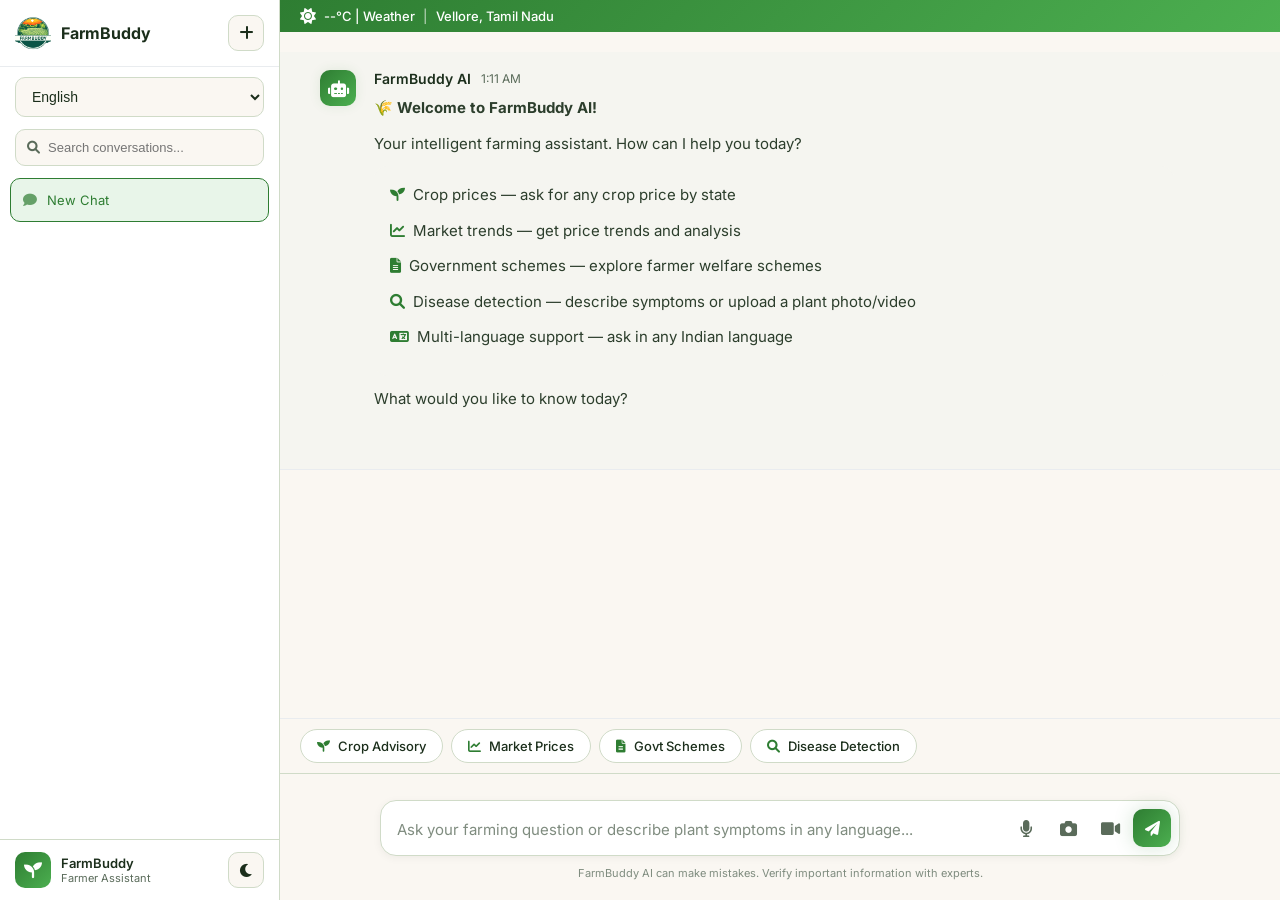
<file: frontend/index.html>
<!DOCTYPE html>
<html lang="en">
<head>
    <meta charset="UTF-8">
    <meta name="viewport" content="width=device-width, initial-scale=1.0">
    <title>FarmBuddy AI - Intelligent Agricultural Assistant</title>
    <link rel="icon" type="image/png" href="logo.png">
    <link rel="stylesheet" href="https://cdnjs.cloudflare.com/ajax/libs/font-awesome/6.0.0/css/all.min.css">
    <link href="https://fonts.googleapis.com/css2?family=Noto+Nastaliq+Urdu:wght@400;500;600;700&family=Noto+Sans+Arabic:wght@400;500;600;700&display=swap" rel="stylesheet">
    <link href="https://fonts.googleapis.com/css2?family=Inter:wght@400;500;600;700&display=swap" rel="stylesheet">
    <link rel="stylesheet" href="style.css">
</head>
<body>
    <div class="app">
        <aside class="sidebar" id="sidebar">
            <div class="sidebar-header">
                <div class="sidebar-logo">
                    <img src="./image.png" alt="FarmBuddy Logo" width="36" height="36" style="border-radius:8px; object-fit:cover;">
                    <span>FarmBuddy</span>
                </div>
                <button class="new-chat-btn" id="newChatBtn" title="New chat">
                    <i class="fas fa-plus"></i>
                </button>
                <button class="close-sidebar" id="closeSidebar">
                    <i class="fas fa-times"></i>
                </button>
            </div>

            <div class="language-selector-container">
                <select class="language-select" id="languageSelect"></select>
            </div>

            <div class="search-container">
                <i class="fas fa-search search-icon"></i>
                <input type="text" placeholder="Search conversations..." class="search-input" id="searchInput">
            </div>

            <div class="history-list" id="historyList"></div>

            <div class="sidebar-footer">
                <div class="user-info">
                    <div class="user-avatar">
                        <i class="fas fa-seedling"></i>
                    </div>
                    <div class="user-details">
                        <span class="user-name">FarmBuddy</span>
                        <span class="user-plan">Farmer Assistant</span>
                    </div>
                </div>
                <div class="footer-actions">
                    <button class="theme-toggle-sidebar" id="themeToggle" title="Toggle theme">
                        <i class="fas fa-moon"></i>
                    </button>
                </div>
            </div>
        </aside>

        <main class="main-content">
            <div class="mobile-header">
                <button class="menu-btn" id="menuBtn">
                    <i class="fas fa-bars"></i>
                </button>
                <div class="mobile-title-group">
                    <img src="./image.png" alt="Logo" width="28" height="28" style="border-radius:6px; object-fit:cover;">
                    <h2 class="mobile-title">FarmBuddy AI</h2>
                </div>
                <button class="mobile-new-chat" id="mobileNewChat">
                    <i class="fas fa-plus"></i>
                </button>
            </div>

            <div class="weather-widget-top" id="weatherWidget">
                <i class="fas fa-sun" id="weatherIcon"></i>
                <span id="weatherTemp">--°C</span>
                <span class="weather-divider">|</span>
                <span id="weatherLocation">Loading...</span>
            </div>

            <div class="messages" id="messages"></div>

            <div class="quick-actions-bar" id="quickActions">
                <button class="quick-action" onclick="setQuery('crop')">
                    <i class="fas fa-seedling"></i>
                    <span>Crop Advisory</span>
                </button>
                <button class="quick-action" onclick="setQuery('market')">
                    <i class="fas fa-chart-line"></i>
                    <span>Market Prices</span>
                </button>
                <button class="quick-action" onclick="setQuery('schemes')">
                    <i class="fas fa-file-alt"></i>
                    <span>Govt Schemes</span>
                </button>
                <button class="quick-action" onclick="setQuery('disease')">
                    <i class="fas fa-search"></i>
                    <span>Disease Detection</span>
                </button>
            </div>

            <div class="input-area">
                <div id="imagePreview" class="image-preview-container"></div>

                <div class="input-container">
                    <textarea
                        id="queryInput"
                        rows="1"
                        placeholder="Ask your farming question in any language..."
                        class="message-input"
                    ></textarea>

                    <div class="input-actions">
                        <button class="input-action-btn" id="voiceBtn" title="Voice input">
                            <i class="fas fa-microphone"></i>
                        </button>
                        <button class="input-action-btn" id="attachBtn" title="Upload photo">
                            <i class="fas fa-camera"></i>
                        </button>
                        <button class="input-action-btn" id="videoAttachBtn" title="Upload video">
                            <i class="fas fa-video"></i>
                        </button>
                        <button class="send-btn" id="sendBtn">
                            <i class="fas fa-paper-plane"></i>
                        </button>
                    </div>
                </div>

                <div class="disclaimer">
                    FarmBuddy AI can make mistakes. Verify important information with experts.
                </div>
            </div>
        </main>
    </div>

    <input type="file" id="imageUpload" accept="image/*" multiple style="display:none">
    <input type="file" id="videoUpload" accept="video/*" style="display:none">

    <div id="loading" class="loading-overlay" style="display:none;">
        <div class="loading-spinner"></div>
        <p>Analyzing your query...</p>
        <div class="loading-icons">
            <i class="fas fa-seedling"></i>
            <i class="fas fa-sun"></i>
            <i class="fas fa-cloud-rain"></i>
        </div>
    </div>

    <div id="responseArea" style="display:none;"></div>

    <script src="translations.js"></script>
    <script src="script.js"></script>
</body>
</html>
</file>
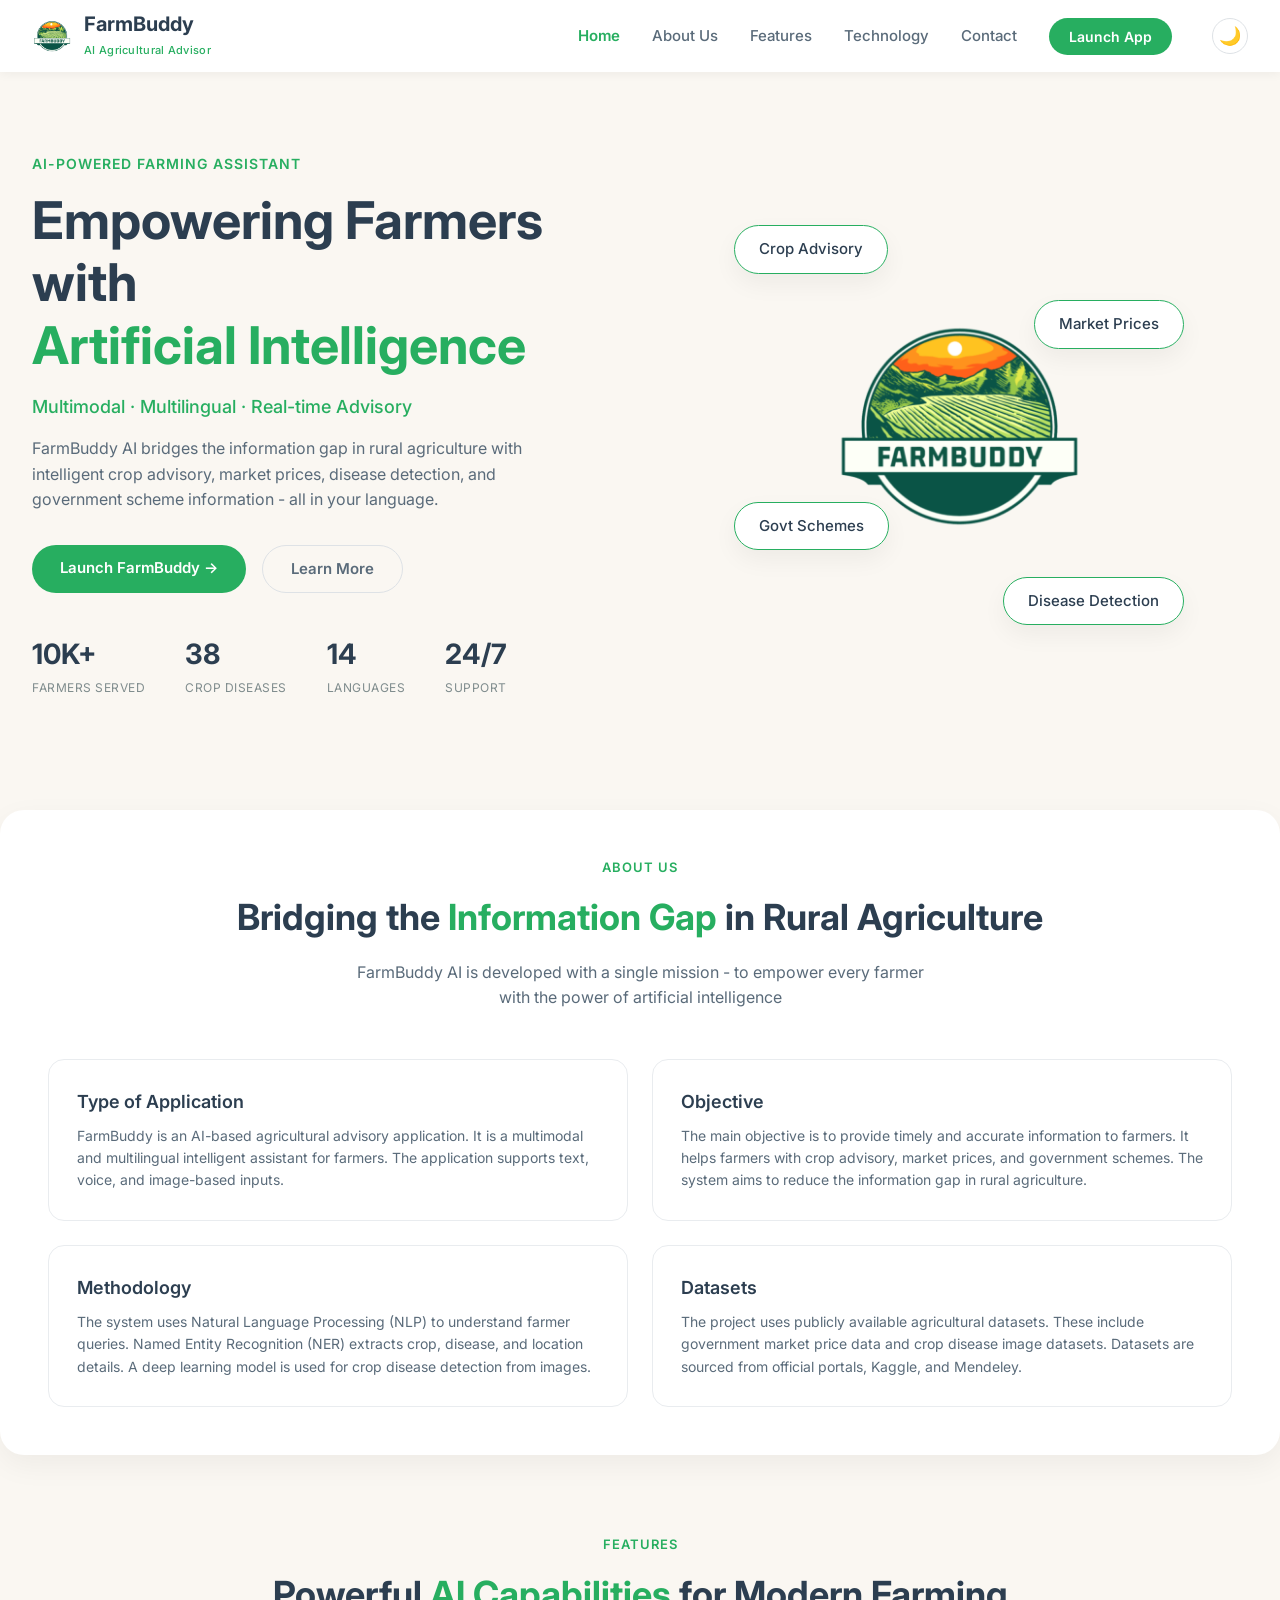
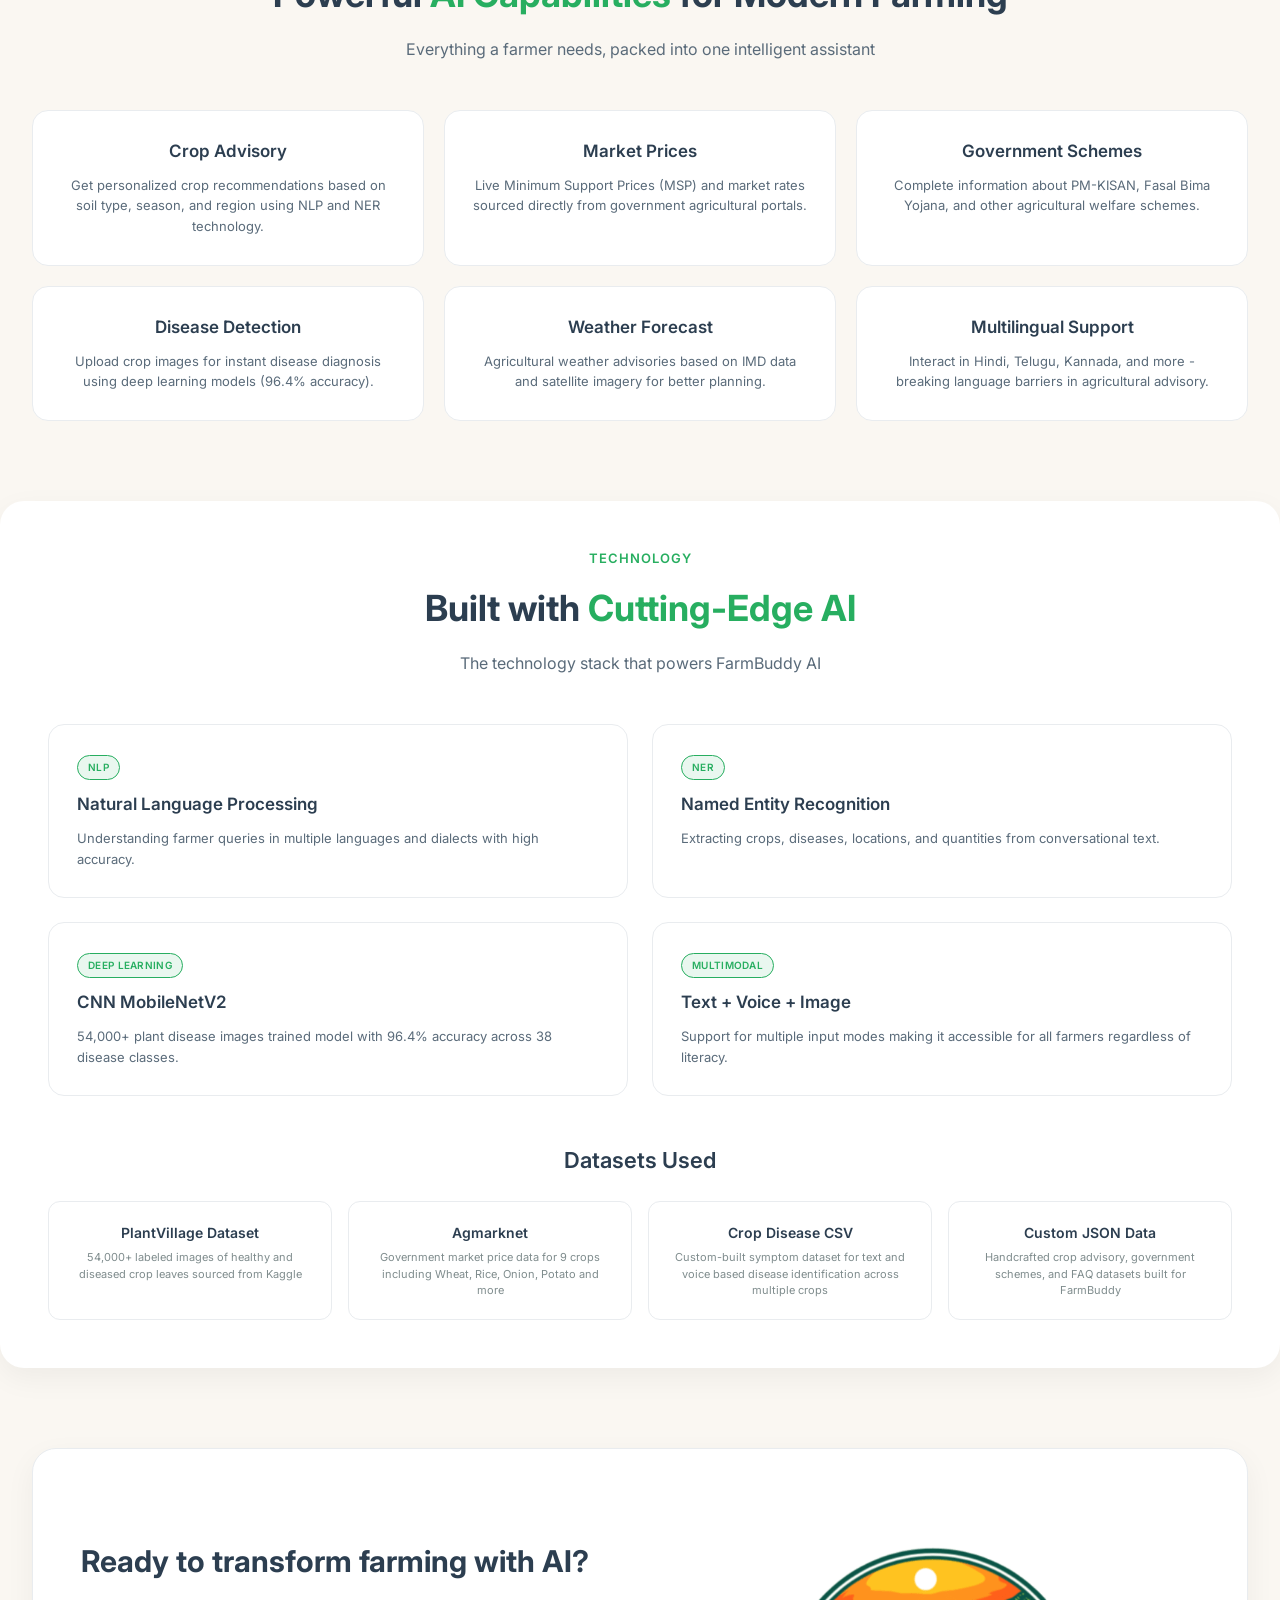
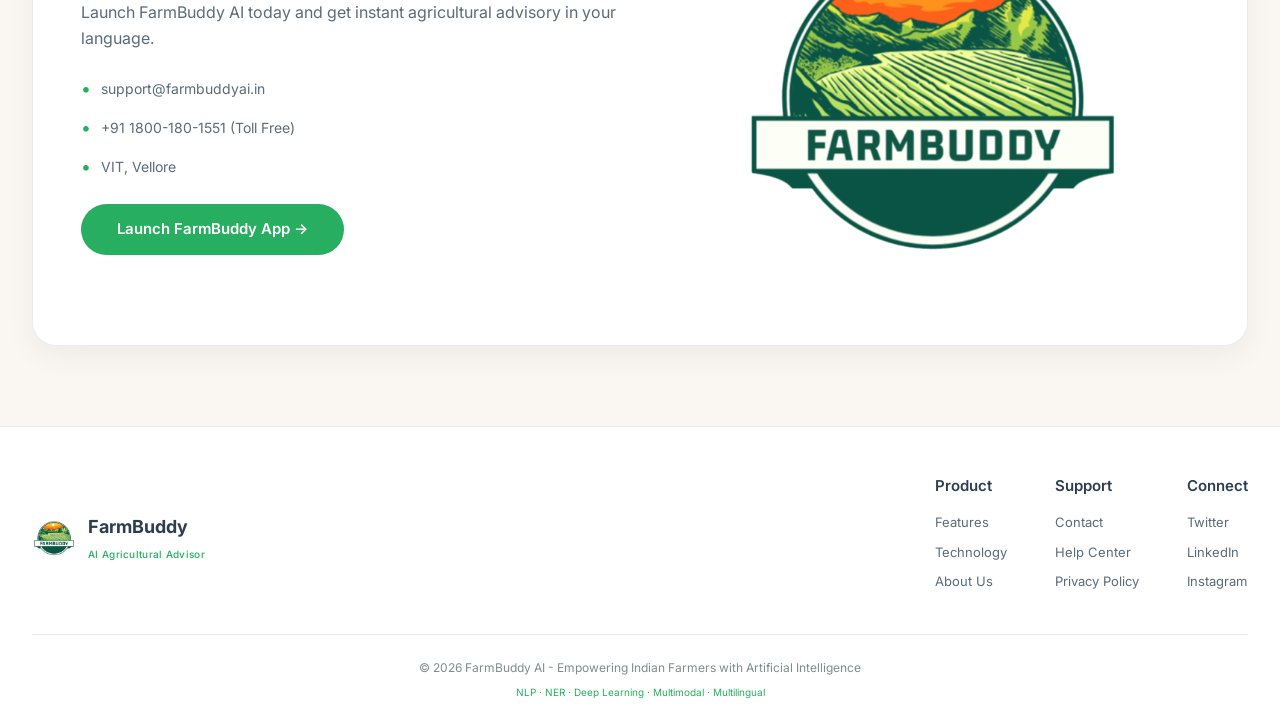
<file: frontend/landing.html>
<!DOCTYPE html>
<html lang="en">
<head>
  <meta charset="UTF-8">
  <meta name="viewport" content="width=device-width, initial-scale=1.0">
  <title>FarmBuddy AI - Smart Agricultural Assistant</title>
  <link rel="icon" type="image/png" href="logo.png">
  <link href="https://fonts.googleapis.com/css2?family=Inter:wght@300;400;500;600;700&display=swap" rel="stylesheet">
  <link rel="stylesheet" href="landing.css">
</head>
<body>

  <div class="modal" id="modal">
    <div class="modal-content">
      <span class="modal-close" onclick="closeModal()">&times;</span>
      <h3 id="modal-title">Coming Soon</h3>
      <p id="modal-description">We're working on this feature. Leave your email to get notified!</p>
      <input type="email" class="modal-input" placeholder="Your email address" id="modal-email">
      <button class="modal-btn" onclick="notifyMe()">Notify Me</button>
    </div>
  </div>

  <nav class="navbar">
    <div class="nav-container">
      <div class="logo">
        <div class="logo-icon"></div>
        <div class="logo-text">
          <h1>FarmBuddy</h1>
          <span>AI Agricultural Advisor</span>
        </div>
      </div>
      <div class="nav-links">
        <a href="#home" class="nav-link active">Home</a>
        <a href="#about" class="nav-link">About Us</a>
        <a href="#features" class="nav-link">Features</a>
        <a href="#technology" class="nav-link">Technology</a>
        <a href="#contact" class="nav-link">Contact</a>
        <a href="index.html" class="launch-btn">Launch App</a>
        <button class="theme-toggle" onclick="toggleTheme()" title="Toggle dark mode"><span>🌙</span></button>
      </div>
      <div class="mobile-menu-btn">☰</div>
    </div>
  </nav>

  <div class="mobile-menu">
    <a href="#home" class="mobile-link">Home</a>
    <a href="#about" class="mobile-link">About Us</a>
    <a href="#features" class="mobile-link">Features</a>
    <a href="#technology" class="mobile-link">Technology</a>
    <a href="#contact" class="mobile-link">Contact</a>
    <a href="index.html" class="mobile-launch">Launch App</a>
    <div style="text-align: center; margin-top: 16px;">
      <button class="theme-toggle" onclick="toggleTheme()" style="display: inline-flex;">🌙</button>
    </div>
  </div>

  <section id="home" class="hero">
    <div class="hero-content">
      <div class="hero-badge">AI-POWERED FARMING ASSISTANT</div>
      <h1 class="hero-title">Empowering Farmers with <span class="highlight">Artificial Intelligence</span></h1>
      <p class="hero-subtitle">Multimodal · Multilingual · Real-time Advisory</p>
      <p class="hero-description">
        FarmBuddy AI bridges the information gap in rural agriculture with intelligent crop advisory,
        market prices, disease detection, and government scheme information - all in your language.
      </p>
      <div class="hero-buttons">
        <a href="index.html" class="btn-primary">Launch FarmBuddy →</a>
        <a href="#about" class="btn-secondary">Learn More</a>
      </div>
      <div class="hero-stats">
        <div class="stat-item">
          <div class="stat-number">10K+</div>
          <div class="stat-label">Farmers Served</div>
        </div>
        <div class="stat-item">
          <div class="stat-number">38</div>
          <div class="stat-label">Crop Diseases</div>
        </div>
        <div class="stat-item">
          <div class="stat-number">14</div>
          <div class="stat-label">Languages</div>
        </div>
        <div class="stat-item">
          <div class="stat-number">24/7</div>
          <div class="stat-label">Support</div>
        </div>
      </div>
    </div>
    <div class="hero-image">
      <div class="image-container">
        <div class="feature-card card-1">Crop Advisory</div>
        <div class="feature-card card-2">Market Prices</div>
        <div class="feature-card card-3">Govt Schemes</div>
        <div class="feature-card card-4">Disease Detection</div>
        <div class="main-icon"></div>
      </div>
    </div>
  </section>

  <section id="about" class="about">
    <div class="section-header">
      <span class="section-tag">About Us</span>
      <h2 class="section-title">Bridging the <span class="highlight">Information Gap</span> in Rural Agriculture</h2>
      <p class="section-subtitle">FarmBuddy AI is developed with a single mission - to empower every farmer with the power of artificial intelligence</p>
    </div>
    <div class="about-grid">
      <div class="about-card">
        <h3>Type of Application</h3>
        <p>FarmBuddy is an AI-based agricultural advisory application. It is a multimodal and multilingual intelligent assistant for farmers. The application supports text, voice, and image-based inputs.</p>
      </div>
      <div class="about-card">
        <h3>Objective</h3>
        <p>The main objective is to provide timely and accurate information to farmers. It helps farmers with crop advisory, market prices, and government schemes. The system aims to reduce the information gap in rural agriculture.</p>
      </div>
      <div class="about-card">
        <h3>Methodology</h3>
        <p>The system uses Natural Language Processing (NLP) to understand farmer queries. Named Entity Recognition (NER) extracts crop, disease, and location details. A deep learning model is used for crop disease detection from images.</p>
      </div>
      <div class="about-card">
        <h3>Datasets</h3>
        <p>The project uses publicly available agricultural datasets. These include government market price data and crop disease image datasets. Datasets are sourced from official portals, Kaggle, and Mendeley.</p>
      </div>
    </div>
  </section>

  <section id="features" class="features">
    <div class="section-header">
      <span class="section-tag">Features</span>
      <h2 class="section-title">Powerful <span class="highlight">AI Capabilities</span> for Modern Farming</h2>
      <p class="section-subtitle">Everything a farmer needs, packed into one intelligent assistant</p>
    </div>
    <div class="features-grid">
      <div class="feature-item">
        <h4>Crop Advisory</h4>
        <p>Get personalized crop recommendations based on soil type, season, and region using NLP and NER technology.</p>
      </div>
      <div class="feature-item">
        <h4>Market Prices</h4>
        <p>Live Minimum Support Prices (MSP) and market rates sourced directly from government agricultural portals.</p>
      </div>
      <div class="feature-item">
        <h4>Government Schemes</h4>
        <p>Complete information about PM-KISAN, Fasal Bima Yojana, and other agricultural welfare schemes.</p>
      </div>
      <div class="feature-item">
        <h4>Disease Detection</h4>
        <p>Upload crop images for instant disease diagnosis using deep learning models (96.4% accuracy).</p>
      </div>
      <div class="feature-item">
        <h4>Weather Forecast</h4>
        <p>Agricultural weather advisories based on IMD data and satellite imagery for better planning.</p>
      </div>
      <div class="feature-item">
        <h4>Multilingual Support</h4>
        <p>Interact in Hindi, Telugu, Kannada, and more - breaking language barriers in agricultural advisory.</p>
      </div>
    </div>
  </section>

  <section id="technology" class="technology">
    <div class="section-header">
      <span class="section-tag">Technology</span>
      <h2 class="section-title">Built with <span class="highlight">Cutting-Edge AI</span></h2>
      <p class="section-subtitle">The technology stack that powers FarmBuddy AI</p>
    </div>
    <div class="tech-showcase">
      <div class="tech-item">
        <div class="tech-badge">NLP</div>
        <h4>Natural Language Processing</h4>
        <p>Understanding farmer queries in multiple languages and dialects with high accuracy.</p>
      </div>
      <div class="tech-item">
        <div class="tech-badge">NER</div>
        <h4>Named Entity Recognition</h4>
        <p>Extracting crops, diseases, locations, and quantities from conversational text.</p>
      </div>
      <div class="tech-item">
        <div class="tech-badge">DEEP LEARNING</div>
        <h4>CNN MobileNetV2</h4>
        <p>54,000+ plant disease images trained model with 96.4% accuracy across 38 disease classes.</p>
      </div>
      <div class="tech-item">
        <div class="tech-badge">MULTIMODAL</div>
        <h4>Text + Voice + Image</h4>
        <p>Support for multiple input modes making it accessible for all farmers regardless of literacy.</p>
      </div>
    </div>
    <div class="dataset-showcase">
      <h3>Datasets Used</h3>
      <div class="dataset-grid">
        <div class="dataset-card">
          <h5>PlantVillage Dataset</h5>
          <p>54,000+ labeled images of healthy and diseased crop leaves sourced from Kaggle</p>
        </div>
        <div class="dataset-card">
          <h5>Agmarknet</h5>
          <p>Government market price data for 9 crops including Wheat, Rice, Onion, Potato and more</p>
        </div>
        <div class="dataset-card">
          <h5>Crop Disease CSV</h5>
          <p>Custom-built symptom dataset for text and voice based disease identification across multiple crops</p>
        </div>
        <div class="dataset-card">
          <h5>Custom JSON Data</h5>
          <p>Handcrafted crop advisory, government schemes, and FAQ datasets built for FarmBuddy</p>
        </div>
      </div>
    </div>
  </section>

  <section id="contact" class="contact">
    <div class="contact-container">
      <div class="contact-info">
        <h2>Ready to transform farming with AI?</h2>
        <p>Launch FarmBuddy AI today and get instant agricultural advisory in your language.</p>
        <div class="contact-details">
          <div class="contact-item">support@farmbuddyai.in</div>
          <div class="contact-item">+91 1800-180-1551 (Toll Free)</div>
          <div class="contact-item">VIT, Vellore</div>
        </div>
        <a href="index.html" class="btn-primary btn-large">Launch FarmBuddy App →</a>
      </div>
      <div class="contact-image">
        <div class="contact-logo"></div>
      </div>
    </div>
  </section>

  <footer class="footer">
    <div class="footer-content">
      <div class="footer-logo">
        <div class="logo-icon"></div>
        <div class="logo-text">
          <h3>FarmBuddy</h3>
          <span>AI Agricultural Advisor</span>
        </div>
      </div>
      <div class="footer-links">
        <div class="footer-column">
          <h4>Product</h4>
          <a href="#features">Features</a>
          <a href="#technology">Technology</a>
          <a href="#about">About Us</a>
        </div>
        <div class="footer-column">
          <h4>Support</h4>
          <a href="#contact">Contact</a>
          <a onclick="openModal('Help Center', 'Get assistance with FarmBuddy AI')">Help Center</a>
          <a onclick="openModal('Privacy Policy', 'Read our privacy policy and data protection guidelines')">Privacy Policy</a>
        </div>
        <div class="footer-column">
          <h4>Connect</h4>
          <a onclick="openModal('Twitter', 'Follow us on Twitter for updates')">Twitter</a>
          <a onclick="openModal('LinkedIn', 'Connect with us on LinkedIn')">LinkedIn</a>
          <a onclick="openModal('Instagram', 'Follow us on Instagram')">Instagram</a>
        </div>
      </div>
    </div>
    <div class="footer-bottom">
      <p>© 2026 FarmBuddy AI - Empowering Indian Farmers with Artificial Intelligence</p>
      <p class="credit">NLP · NER · Deep Learning · Multimodal · Multilingual</p>
    </div>
  </footer>

  <script src="landing.js"></script>
</body>
</html>
</file>
<file: frontend/style.css>
:root {
    --bg-primary: #faf7f2;
    --bg-secondary: #ffffff;
    --bg-card: #ffffff;
    --bg-hover: #f0f5eb;
    --bg-input: #f5f5f0;

    --green-primary: #2e7d32;
    --green-secondary: #4caf50;
    --green-light: #a5d6a7;
    --green-dim: #e8f5e9;
    --green-glow: rgba(46, 125, 50, 0.1);

    --accent-green: #27ae60;
    --accent-green-light: #2ecc71;
    --accent-green-dark: #219a52;

    --text-primary: #1b2e1b;
    --text-secondary: #2c3e2c;
    --text-muted: #5a6b5a;
    --text-dim: #7f8c7f;

    --border-color: #d0dbc8;
    --border-light: #e9ecef;
    --border-medium: #d0dbc8;

    --shadow-sm: 0 2px 8px rgba(0,0,0,0.05);
    --shadow-md: 0 5px 15px rgba(0,0,0,0.05);
    --shadow-lg: 0 10px 30px rgba(0,0,0,0.05);
    --shadow-glow: 0 0 20px rgba(46,125,50,0.2);
    --shadow: rgba(0,0,0,0.05);
    --shadow-hover: rgba(0,0,0,0.1);

    --success: #2e7d32;
    --warning: #ff9800;
    --error: #d32f2f;
    --danger: #e74c3c;
    --info: #0288d1;

    --sidebar-bg: var(--bg-secondary);
    --sidebar-hover: var(--bg-hover);
    --main-bg: var(--bg-primary);
    --message-user-bg: var(--bg-secondary);
    --message-ai-bg: #f5f5f0;
    --input-bg: var(--bg-secondary);
}

[data-theme="dark"] {
    --bg-primary: #1a1a1a;
    --bg-secondary: #2d2d2d;
    --bg-card: #333333;
    --bg-hover: #3d3d3d;
    --bg-input: #1e1e1e;

    --green-primary: #0bca71;
    --green-secondary: #00cc70;
    --green-light: #6af2ae;
    --green-dim: #003d1a;
    --green-glow: rgba(0,255,136,0.15);

    --accent-green: #2ecc71;
    --accent-green-light: #27ae60;
    --accent-green-dark: #219a52;

    --text-primary: #ffffff;
    --text-secondary: #e0e0e0;
    --text-muted: #a0a0a0;
    --text-dim: #707070;

    --border-color: #2a2a2a;
    --border-light: #404040;
    --border-medium: #4a4a4a;

    --shadow-sm: 0 2px 8px rgba(0,255,136,0.1);
    --shadow-md: 0 5px 15px rgba(0,255,136,0.15);
    --shadow-lg: 0 10px 30px rgba(0,255,136,0.2);
    --shadow-glow: 0 0 20px rgba(0,255,136,0.3);
    --shadow: rgba(0,0,0,0.2);
    --shadow-hover: rgba(0,0,0,0.3);

    --sidebar-bg: var(--bg-secondary);
    --sidebar-hover: #3d3d3d;
    --main-bg: var(--bg-primary);
    --message-user-bg: var(--bg-secondary);
    --message-ai-bg: #252525;
    --input-bg: var(--bg-secondary);
}

* { margin: 0; padding: 0; box-sizing: border-box; }

body {
    font-family: 'Inter', sans-serif;
    background: var(--main-bg);
    color: var(--text-primary);
    height: 100vh;
    overflow: hidden;
    transition: background-color 0.3s ease, color 0.3s ease;
}

.app {
    display: flex;
    height: 100vh;
    width: 100vw;
}

.sidebar {
    width: 280px;
    background: var(--sidebar-bg);
    display: flex;
    flex-direction: column;
    border-right: 1px solid var(--border-medium);
    transition: transform 0.3s ease;
    flex-shrink: 0;
}

.sidebar-header {
    padding: 15px;
    display: flex;
    gap: 8px;
    align-items: center;
    border-bottom: 1px solid var(--border-light);
    margin-bottom: 10px;
}

.sidebar-logo {
    display: flex;
    align-items: center;
    gap: 10px;
    flex: 1;
    font-weight: 700;
    font-size: 16px;
    color: var(--text-primary);
}

.new-chat-btn {
    background: var(--bg-primary);
    border: 1px solid var(--border-medium);
    color: var(--text-primary);
    width: 36px;
    height: 36px;
    border-radius: 10px;
    cursor: pointer;
    display: flex;
    align-items: center;
    justify-content: center;
    font-size: 16px;
    transition: all 0.2s;
    flex-shrink: 0;
}

.new-chat-btn:hover {
    background: var(--green-primary);
    color: white;
    border-color: var(--green-primary);
}

.close-sidebar {
    display: none;
    background: transparent;
    border: none;
    color: var(--text-primary);
    width: 36px;
    height: 36px;
    border-radius: 10px;
    cursor: pointer;
    font-size: 18px;
    align-items: center;
    justify-content: center;
    flex-shrink: 0;
}

.close-sidebar:hover { background: var(--sidebar-hover); }

.language-selector-container {
    padding: 0 15px 12px;
}

.language-select {
    width: 100%;
    background: var(--bg-primary);
    border: 1px solid var(--border-medium);
    color: var(--text-primary);
    padding: 10px 12px;
    border-radius: 10px;
    font-size: 14px;
    cursor: pointer;
    outline: none;
    transition: all 0.2s;
}

.language-select:hover, .language-select:focus {
    border-color: var(--green-primary);
    box-shadow: 0 0 0 3px var(--green-glow);
}

.language-select option {
    background: var(--bg-card);
    color: var(--text-primary);
}

.search-container {
    padding: 0 15px 12px;
    position: relative;
}

.search-icon {
    position: absolute;
    left: 27px;
    top: 12px;
    color: var(--text-muted);
    font-size: 13px;
}

.search-input {
    width: 100%;
    background: var(--bg-primary);
    border: 1px solid var(--border-medium);
    color: var(--text-primary);
    padding: 10px 10px 10px 32px;
    border-radius: 10px;
    font-size: 13px;
    outline: none;
    transition: all 0.2s;
}

.search-input:focus {
    border-color: var(--green-primary);
    box-shadow: 0 0 0 3px var(--green-glow);
}

.history-list {
    flex: 1;
    overflow-y: auto;
    padding: 0 10px;
}

.history-item {
    display: flex;
    align-items: center;
    gap: 10px;
    padding: 10px 12px;
    border-radius: 10px;
    cursor: pointer;
    margin-bottom: 3px;
    color: var(--text-primary);
    font-size: 13px;
    transition: all 0.2s;
    border: 1px solid transparent;
}

.history-item:hover {
    background: var(--bg-primary);
    border-color: var(--border-light);
}

.history-item.active {
    background: var(--green-dim);
    color: var(--green-primary);
    border-color: var(--green-primary);
}

.history-item i { font-size: 14px; opacity: 0.7; }

.history-item span {
    flex: 1;
    white-space: nowrap;
    overflow: hidden;
    text-overflow: ellipsis;
}

.history-item .delete-btn {
    opacity: 0;
    background: transparent;
    border: none;
    color: var(--text-muted);
    cursor: pointer;
    padding: 4px;
    border-radius: 6px;
    font-size: 11px;
    transition: all 0.2s;
}

.history-item:hover .delete-btn { opacity: 0.7; }

.history-item .delete-btn:hover {
    opacity: 1;
    background: var(--danger);
    color: white;
}

.empty-history {
    text-align: center;
    padding: 30px;
    color: var(--text-muted);
    font-size: 13px;
}

.sidebar-footer {
    padding: 12px 15px;
    border-top: 1px solid var(--border-medium);
    display: flex;
    align-items: center;
    justify-content: space-between;
    gap: 10px;
}

.user-info {
    display: flex;
    align-items: center;
    gap: 10px;
    flex: 1;
    min-width: 0;
}

.user-avatar {
    width: 36px;
    height: 36px;
    background: linear-gradient(135deg, var(--green-primary), var(--green-secondary));
    border-radius: 10px;
    display: flex;
    align-items: center;
    justify-content: center;
    color: white;
    font-size: 18px;
    flex-shrink: 0;
}

.user-details { display: flex; flex-direction: column; min-width: 0; }
.user-name { font-size: 13px; font-weight: 600; color: var(--text-primary); }
.user-plan { font-size: 11px; color: var(--text-muted); }

.footer-actions { display: flex; gap: 6px; }

.emergency-sidebar-btn,
.theme-toggle-sidebar {
    background: var(--bg-primary);
    border: 1px solid var(--border-medium);
    color: var(--text-primary);
    width: 36px;
    height: 36px;
    border-radius: 10px;
    cursor: pointer;
    display: flex;
    align-items: center;
    justify-content: center;
    font-size: 15px;
    transition: all 0.2s;
    flex-shrink: 0;
}

.emergency-sidebar-btn { color: #d32f2f; border-color: rgba(211,47,47,0.3); }
.emergency-sidebar-btn:hover { background: #d32f2f; color: white; border-color: #d32f2f; }
.theme-toggle-sidebar:hover { background: var(--green-primary); color: white; border-color: var(--green-primary); }

.main-content {
    flex: 1;
    display: flex;
    flex-direction: column;
    background: var(--main-bg);
    min-width: 0;
    position: relative;
}

.mobile-header {
    display: none;
    padding: 12px 16px;
    background: var(--bg-secondary);
    border-bottom: 1px solid var(--border-medium);
    align-items: center;
    justify-content: space-between;
    gap: 10px;
}

.mobile-title-group {
    display: flex;
    align-items: center;
    gap: 8px;
}

.menu-btn, .mobile-new-chat {
    background: var(--bg-primary);
    border: 1px solid var(--border-medium);
    color: var(--text-primary);
    width: 38px;
    height: 38px;
    border-radius: 10px;
    cursor: pointer;
    font-size: 17px;
    display: flex;
    align-items: center;
    justify-content: center;
    transition: all 0.2s;
    flex-shrink: 0;
}

.menu-btn:hover, .mobile-new-chat:hover {
    background: var(--green-primary);
    color: white;
    border-color: var(--green-primary);
}

.mobile-title { font-size: 17px; font-weight: 700; }

.weather-widget-top {
    display: flex;
    align-items: center;
    gap: 8px;
    padding: 8px 20px;
    background: linear-gradient(135deg, var(--green-primary), var(--green-secondary));
    color: white;
    font-size: 13px;
    font-weight: 500;
}

.weather-widget-top i { font-size: 16px; }
.weather-divider { opacity: 0.6; }

.messages {
    flex: 1;
    overflow-y: auto;
    padding: 20px 0;
}

.message {
    display: flex;
    padding: 18px 40px;
    gap: 18px;
    border-bottom: 1px solid var(--border-light);
    animation: fadeIn 0.3s ease;
}

.message.ai { background: var(--message-ai-bg); }
.message.user { background: var(--message-user-bg); }

.message-avatar {
    width: 36px;
    height: 36px;
    background: linear-gradient(135deg, var(--green-primary), var(--green-secondary));
    border-radius: 10px;
    display: flex;
    align-items: center;
    justify-content: center;
    color: white;
    font-size: 17px;
    flex-shrink: 0;
    box-shadow: 0 0 12px var(--green-glow);
}

.message-content {
    flex: 1;
    max-width: 800px;
    min-width: 0;
}

.message-header {
    display: flex;
    align-items: center;
    gap: 10px;
    margin-bottom: 8px;
}

.message-sender { font-weight: 600; font-size: 14px; }
.message-time { font-size: 12px; color: var(--text-muted); }

.message-text {
    font-size: 15px;
    line-height: 1.7;
    color: var(--text-secondary);
}

.message-text p { margin-bottom: 10px; }
.message-text ul, .message-text ol { margin: 8px 0 12px 20px; }
.message-text li { margin: 4px 0; }

.message-text code {
    background: var(--bg-primary);
    padding: 2px 6px;
    border-radius: 5px;
    font-family: monospace;
    font-size: 13px;
}

.message-text pre {
    background: var(--bg-primary);
    padding: 12px;
    border-radius: 10px;
    overflow-x: auto;
    margin: 10px 0;
}

.info-box {
    background: var(--bg-input);
    border-radius: 14px;
    padding: 16px;
    margin: 10px 0;
}

.info-box p {
    margin-bottom: 10px;
    display: flex;
    align-items: center;
    gap: 8px;
    color: var(--text-secondary);
}

.info-box i { color: var(--green-primary); }

.translation-note {
    font-size: 12px;
    color: var(--text-muted);
    padding: 4px 10px;
    background: var(--bg-primary);
    border-radius: 20px;
    display: inline-block;
    margin-top: 6px;
}

.message-actions {
    display: flex;
    gap: 6px;
    margin-top: 10px;
    opacity: 0;
    transition: opacity 0.2s;
}

.message:hover .message-actions { opacity: 1; }

.action-btn {
    background: var(--bg-primary);
    border: 1px solid var(--border-medium);
    color: var(--text-muted);
    width: 30px;
    height: 30px;
    border-radius: 8px;
    cursor: pointer;
    display: flex;
    align-items: center;
    justify-content: center;
    font-size: 13px;
    transition: all 0.2s;
}

.action-btn:hover {
    background: var(--green-primary);
    color: white;
    border-color: var(--green-primary);
}

.message.welcome .message-text ul { list-style: none; padding: 0; }
.message.welcome .message-text li { padding: 4px 0 4px 24px; position: relative; }
.message.welcome .message-text li:before { content: "🌱"; position: absolute; left: 0; }

.quick-actions-bar {
    display: flex;
    gap: 8px;
    padding: 10px 20px;
    overflow-x: auto;
    border-top: 1px solid var(--border-light);
    background: var(--main-bg);
    scrollbar-width: none;
}

.quick-actions-bar::-webkit-scrollbar { display: none; }

.quick-action {
    background: var(--bg-secondary);
    border: 1px solid var(--border-medium);
    color: var(--text-primary);
    padding: 8px 16px;
    border-radius: 30px;
    display: flex;
    align-items: center;
    gap: 8px;
    font-size: 13px;
    cursor: pointer;
    white-space: nowrap;
    transition: all 0.2s;
    font-family: 'Inter', sans-serif;
    font-weight: 500;
}

.quick-action:hover {
    background: var(--green-primary);
    color: white;
    border-color: var(--green-primary);
    transform: translateY(-1px);
    box-shadow: var(--shadow-md);
}

.quick-action i { font-size: 13px; color: var(--green-primary); }
.quick-action:hover i { color: white; }

.input-area {
    padding: 16px 40px 20px;
    background: var(--main-bg);
    border-top: 1px solid var(--border-medium);
}

.image-preview-container {
    max-width: 800px;
    margin: 0 auto 10px;
    display: flex;
    gap: 10px;
    flex-wrap: wrap;
}

.preview-item {
    position: relative;
    width: 72px;
    height: 72px;
    border-radius: 10px;
    overflow: hidden;
    border: 2px solid var(--border-medium);
}

.preview-item img { width: 100%; height: 100%; object-fit: cover; }

.remove-preview {
    position: absolute;
    top: 2px;
    right: 2px;
    background: var(--danger);
    color: white;
    border: none;
    width: 20px;
    height: 20px;
    border-radius: 50%;
    cursor: pointer;
    display: flex;
    align-items: center;
    justify-content: center;
    font-size: 9px;
}

.input-container {
    max-width: 800px;
    margin: 0 auto;
    display: flex;
    align-items: flex-end;
    gap: 6px;
    background: var(--input-bg);
    border: 1.5px solid var(--border-medium);
    border-radius: 16px;
    padding: 8px 8px 8px 16px;
    box-shadow: var(--shadow-sm);
    transition: all 0.3s ease;
}

.input-container:focus-within {
    border-color: var(--green-primary);
    box-shadow: 0 0 0 3px var(--green-glow);
}

.message-input {
    flex: 1;
    background: transparent;
    border: none;
    color: var(--text-primary);
    font-size: 15px;
    line-height: 1.5;
    max-height: 200px;
    resize: none;
    outline: none;
    font-family: 'Inter', sans-serif;
    padding: 6px 0;
}

.message-input::placeholder { color: var(--text-dim); }

.input-actions {
    display: flex;
    gap: 4px;
    align-items: center;
}

.input-action-btn {
    background: transparent;
    border: none;
    color: var(--text-muted);
    width: 38px;
    height: 38px;
    border-radius: 10px;
    cursor: pointer;
    display: flex;
    align-items: center;
    justify-content: center;
    font-size: 17px;
    transition: all 0.2s;
}

.input-action-btn:hover {
    background: var(--bg-primary);
    color: var(--green-primary);
}

.send-btn {
    background: linear-gradient(135deg, var(--green-primary), var(--green-secondary));
    border: none;
    color: white;
    width: 38px;
    height: 38px;
    border-radius: 10px;
    cursor: pointer;
    display: flex;
    align-items: center;
    justify-content: center;
    font-size: 15px;
    transition: all 0.2s;
    box-shadow: var(--shadow-glow);
}

.send-btn:hover {
    transform: scale(1.05);
    box-shadow: 0 0 20px var(--green-primary);
}

.disclaimer {
    text-align: center;
    font-size: 11px;
    color: var(--text-dim);
    margin-top: 10px;
    max-width: 800px;
    margin-left: auto;
    margin-right: auto;
}

.typing-indicator {
    display: flex;
    gap: 4px;
    padding: 10px 0;
    align-items: center;
}

.typing-indicator span {
    width: 7px;
    height: 7px;
    background: var(--green-primary);
    border-radius: 50%;
    animation: bounce 1.4s infinite ease-in-out;
}

.typing-indicator span:nth-child(1) { animation-delay: -0.32s; }
.typing-indicator span:nth-child(2) { animation-delay: -0.16s; }

.loading-overlay {
    position: fixed;
    top: 0; left: 0; right: 0; bottom: 0;
    background: rgba(0,0,0,0.5);
    display: flex;
    flex-direction: column;
    align-items: center;
    justify-content: center;
    z-index: 2000;
    backdrop-filter: blur(5px);
    gap: 16px;
}

.loading-spinner {
    width: 48px;
    height: 48px;
    border: 4px solid var(--border-light);
    border-top: 4px solid var(--green-primary);
    border-radius: 50%;
    animation: spin 1s linear infinite;
}

.loading-overlay p { color: white; font-size: 16px; font-weight: 500; }

.loading-icons {
    display: flex;
    gap: 20px;
}

.loading-icons i {
    color: white;
    font-size: 1.8rem;
    animation: bounce-load 1s infinite;
}

.loading-icons i:nth-child(2) { animation-delay: 0.2s; }
.loading-icons i:nth-child(3) { animation-delay: 0.4s; }

.notification {
    position: fixed;
    top: 80px;
    right: 20px;
    background: var(--bg-card);
    color: var(--text-primary);
    padding: 12px 20px;
    border-radius: 30px;
    font-size: 14px;
    z-index: 1000;
    border: 2px solid var(--border-medium);
    box-shadow: var(--shadow-md);
    display: flex;
    align-items: center;
    gap: 8px;
    animation: slideIn 0.3s ease;
    font-weight: 500;
}

.notification.success { border-color: var(--green-primary); color: var(--green-primary); }
.notification.error { border-color: var(--danger); color: var(--danger); }
.notification.warning { border-color: var(--warning); color: var(--warning); }
.notification.info { border-color: var(--info); color: var(--info); }

@keyframes fadeIn {
    from { opacity: 0; transform: translateY(8px); }
    to { opacity: 1; transform: translateY(0); }
}

@keyframes bounce {
    0%, 80%, 100% { transform: scale(0); }
    40% { transform: scale(1); }
}

@keyframes bounce-load {
    0%, 100% { transform: translateY(0); }
    50% { transform: translateY(-10px); }
}

@keyframes spin {
    0% { transform: rotate(0deg); }
    100% { transform: rotate(360deg); }
}

@keyframes slideIn {
    from { transform: translateX(100%); opacity: 0; }
    to { transform: translateX(0); opacity: 1; }
}

@keyframes slideOut {
    from { transform: translateX(0); opacity: 1; }
    to { transform: translateX(100%); opacity: 0; }
}

@keyframes pulse {
    0%, 100% { transform: scale(1); }
    50% { transform: scale(1.1); }
}

::-webkit-scrollbar { width: 6px; height: 6px; }
::-webkit-scrollbar-track { background: transparent; }
::-webkit-scrollbar-thumb { background: var(--border-medium); border-radius: 3px; }
::-webkit-scrollbar-thumb:hover { background: var(--text-muted); }

@media (max-width: 768px) {
    .sidebar {
        position: fixed;
        top: 0; left: -280px; bottom: 0;
        z-index: 100;
        height: 100vh;
        transition: left 0.3s ease;
        box-shadow: var(--shadow-lg);
    }

    .sidebar.open { left: 0; }
    .close-sidebar { display: flex; }
    .mobile-header { display: flex; }
    .weather-widget-top { padding: 6px 16px; font-size: 12px; }

    .message { padding: 14px 18px; gap: 12px; }
    .input-area { padding: 12px 16px 16px; }
    .message-actions { opacity: 1; }

    .quick-action span { display: block; }
}

@media (max-width: 480px) {
    .message { padding: 10px 14px; gap: 10px; }
    .message-avatar { width: 30px; height: 30px; font-size: 15px; }
    .message-text { font-size: 14px; }
    .input-container { padding: 6px 6px 6px 12px; }
    .input-action-btn, .send-btn { width: 34px; height: 34px; font-size: 15px; }
    .quick-action span { display: none; }
    .quick-action { padding: 8px 12px; }
}

[dir="rtl"] { text-align: right; }

[dir="rtl"] .sidebar {
    border-right: none;
    border-left: 1px solid var(--border-medium);
}

[dir="rtl"] .message-avatar { margin-left: 0; margin-right: 0; }

[dir="rtl"] .search-icon { left: auto; right: 27px; }

[dir="rtl"] .search-input { padding: 10px 32px 10px 10px; }

[dir="rtl"] .history-item i:first-child { margin-left: 10px; margin-right: 0; }

[dir="rtl"] .delete-btn { margin-left: 0; margin-right: auto; }

[dir="rtl"] .input-actions { flex-direction: row-reverse; }

[dir="rtl"] .message-actions { justify-content: flex-start; }

[dir="rtl"] .quick-action { flex-direction: row-reverse; }

[dir="rtl"] .notification {
    right: auto;
    left: 20px;
    animation: slideInRTL 0.3s ease;
}

@keyframes slideInRTL {
    from { transform: translateX(-100%); opacity: 0; }
    to { transform: translateX(0); opacity: 1; }
}

[dir="rtl"] .user-info { flex-direction: row-reverse; }
[dir="rtl"] .sidebar-header { flex-direction: row-reverse; }
[dir="rtl"] .sidebar-logo { flex-direction: row-reverse; }
[dir="rtl"] .message-header { flex-direction: row-reverse; }
[dir="rtl"] .message-time { margin-left: 0; margin-right: auto; }
[dir="rtl"] .info-box p { flex-direction: row-reverse; }
[dir="rtl"] .preview-item { margin-left: 0; margin-right: 0; }
[dir="rtl"] .remove-preview { right: auto; left: 2px; }
[dir="rtl"] .footer-actions { flex-direction: row-reverse; }
[dir="rtl"] .loading-icons { flex-direction: row-reverse; }

.action-btn.speaking {
    background: var(--green-primary);
    color: white;
    animation: pulse 1.5s infinite;
}
</file>
<file: frontend/landing.css>
:root {
  --bg-primary: #faf7f2;
  --bg-secondary: #ffffff;
  --bg-card: #ffffff;
  --text-primary: #2c3e50;
  --text-secondary: #5a6b7a;
  --text-muted: #7f8c8d;
  --accent-green: #27ae60;
  --accent-green-light: #2ecc71;
  --accent-green-dark: #219a52;
  --border-light: #e9ecef;
  --border-medium: #dee2e6;
  --shadow: rgba(0, 0, 0, 0.05);
  --shadow-hover: rgba(0, 0, 0, 0.1);
  --gradient-1: linear-gradient(135deg, #f8f9fa 0%, #ffffff 100%);
  --gradient-2: linear-gradient(135deg, #ffffff 0%, #f8f9fa 100%);
  --logo-filter: none;
  --card-bg: rgba(255, 255, 255, 0.95);
}

[data-theme="dark"] {
  --bg-primary: #1a1a1a;
  --bg-secondary: #2d2d2d;
  --bg-card: #333333;
  --text-primary: #ffffff;
  --text-secondary: #e0e0e0;
  --text-muted: #b0b0b0;
  --accent-green: #2ecc71;
  --accent-green-light: #27ae60;
  --accent-green-dark: #219a52;
  --border-light: #404040;
  --border-medium: #4a4a4a;
  --shadow: rgba(0, 0, 0, 0.2);
  --shadow-hover: rgba(0, 0, 0, 0.3);
  --gradient-1: linear-gradient(135deg, #2d2d2d 0%, #333333 100%);
  --gradient-2: linear-gradient(135deg, #333333 0%, #2d2d2d 100%);
  --logo-filter: brightness(0.9);
  --card-bg: rgba(45, 45, 45, 0.95);
}

* {
  margin: 0;
  padding: 0;
  box-sizing: border-box;
}

html {
  scroll-behavior: smooth;
}

body {
  font-family: 'Inter', -apple-system, BlinkMacSystemFont, 'Segoe UI', sans-serif;
  background: var(--bg-primary);
  color: var(--text-primary);
  line-height: 1.5;
  overflow-x: hidden;
  transition: background-color 0.3s, color 0.3s;
}

.navbar {
  position: fixed;
  top: 0;
  left: 0;
  right: 0;
  background: var(--bg-secondary);
  box-shadow: 0 2px 10px var(--shadow);
  z-index: 1000;
  padding: 12px 0;
}

.nav-container {
  max-width: 1280px;
  margin: 0 auto;
  padding: 0 32px;
  display: flex;
  align-items: center;
  justify-content: space-between;
}

.logo {
  display: flex;
  align-items: center;
  gap: 12px;
}

.logo-icon {
  width: 40px;
  height: 40px;
  background: url('image.png') center/contain no-repeat;
  filter: var(--logo-filter);
}

.logo-text h1 {
  font-size: 20px;
  font-weight: 700;
  color: var(--text-primary);
  line-height: 1.2;
}

.logo-text span {
  font-size: 11px;
  color: var(--accent-green);
  font-weight: 500;
  letter-spacing: 0.3px;
}

.nav-links {
  display: flex;
  align-items: center;
  gap: 32px;
}

.nav-link {
  color: var(--text-secondary);
  text-decoration: none;
  font-size: 15px;
  font-weight: 500;
  transition: color 0.2s;
}

.nav-link:hover { color: var(--accent-green); }
.nav-link.active { color: var(--accent-green); font-weight: 600; }

.launch-btn {
  padding: 8px 20px;
  background: var(--accent-green);
  border-radius: 30px;
  color: white;
  text-decoration: none;
  font-weight: 600;
  font-size: 14px;
  transition: all 0.2s;
  border: none;
  cursor: pointer;
}

.launch-btn:hover {
  background: var(--accent-green-light);
  transform: translateY(-1px);
  box-shadow: 0 4px 12px rgba(39, 174, 96, 0.3);
}

.theme-toggle {
  background: transparent;
  border: 1px solid var(--border-medium);
  border-radius: 30px;
  padding: 6px 10px;
  cursor: pointer;
  display: flex;
  align-items: center;
  justify-content: center;
  color: var(--text-secondary);
  font-size: 18px;
  transition: all 0.2s;
  width: 36px;
  height: 36px;
  margin-left: 8px;
}

.theme-toggle:hover {
  background: var(--accent-green);
  color: white;
  border-color: var(--accent-green);
}

.mobile-menu-btn {
  display: none;
  font-size: 24px;
  cursor: pointer;
  color: var(--text-primary);
}

.mobile-menu {
  display: none;
  position: fixed;
  top: 65px;
  left: 0;
  right: 0;
  background: var(--bg-secondary);
  border-bottom: 1px solid var(--border-light);
  padding: 20px;
  z-index: 999;
}

.mobile-menu.active { display: block; }

.mobile-link {
  display: block;
  color: var(--text-secondary);
  text-decoration: none;
  padding: 12px;
  font-size: 16px;
  border-bottom: 1px solid var(--border-light);
}

.mobile-link:last-child { border-bottom: none; }

.mobile-launch {
  display: block;
  background: var(--accent-green);
  color: white;
  text-decoration: none;
  padding: 14px;
  border-radius: 30px;
  margin-top: 16px;
  text-align: center;
  font-weight: 600;
}

.hero {
  min-height: 90vh;
  display: flex;
  align-items: center;
  padding: 100px 32px 60px;
  max-width: 1280px;
  margin: 0 auto;
  gap: 60px;
}

.hero-content { flex: 1; }

.hero-badge {
  font-size: 14px;
  font-weight: 600;
  color: var(--accent-green);
  margin-bottom: 16px;
  text-transform: uppercase;
  letter-spacing: 1px;
}

.hero-title {
  font-size: 52px;
  line-height: 1.2;
  margin-bottom: 16px;
  font-weight: 700;
  color: var(--text-primary);
}

.highlight {
  color: var(--accent-green);
  position: relative;
  display: inline-block;
}

.hero-subtitle {
  font-size: 18px;
  color: var(--accent-green);
  margin-bottom: 16px;
  font-weight: 500;
}

.hero-description {
  font-size: 16px;
  color: var(--text-secondary);
  margin-bottom: 32px;
  max-width: 550px;
  line-height: 1.6;
}

.hero-buttons {
  display: flex;
  gap: 16px;
  margin-bottom: 40px;
}

.btn-primary {
  padding: 12px 28px;
  background: var(--accent-green);
  border-radius: 30px;
  color: white;
  text-decoration: none;
  font-weight: 600;
  font-size: 15px;
  transition: all 0.2s;
  display: inline-block;
  border: none;
  cursor: pointer;
}

.btn-primary:hover {
  background: var(--accent-green-light);
  transform: translateY(-1px);
  box-shadow: 0 4px 12px rgba(39, 174, 96, 0.3);
}

.btn-secondary {
  padding: 12px 28px;
  background: transparent;
  border: 1px solid var(--border-medium);
  border-radius: 30px;
  color: var(--text-secondary);
  text-decoration: none;
  font-weight: 600;
  font-size: 15px;
  transition: all 0.2s;
}

.btn-secondary:hover {
  border-color: var(--accent-green);
  color: var(--accent-green);
}

.hero-stats { display: flex; gap: 40px; }

.stat-item { text-align: left; }

.stat-number {
  font-size: 28px;
  font-weight: 700;
  color: var(--text-primary);
  margin-bottom: 4px;
}

.stat-label {
  font-size: 12px;
  color: var(--text-muted);
  text-transform: uppercase;
  letter-spacing: 0.5px;
}

.hero-image {
  flex: 1;
  display: flex;
  justify-content: center;
  align-items: center;
  position: relative;
}

.image-container {
  position: relative;
  width: 450px;
  height: 500px;
  display: flex;
  align-items: center;
  justify-content: center;
}

.main-icon {
  width: 260px;
  height: 260px;
  background: url('image.png') center/contain no-repeat;
  filter: var(--logo-filter);
  position: relative;
  z-index: 2;
  animation: pulse 3s ease-in-out infinite;
}

@keyframes pulse {
  0%, 100% { transform: scale(1); }
  50% { transform: scale(1.05); }
}

.feature-card {
  position: absolute;
  background: var(--card-bg);
  backdrop-filter: blur(8px);
  border: 1px solid var(--accent-green);
  padding: 12px 24px;
  border-radius: 50px;
  font-size: 15px;
  font-weight: 500;
  color: var(--text-primary);
  white-space: nowrap;
  box-shadow: 0 10px 25px var(--shadow);
  animation: float 5s ease-in-out infinite;
  z-index: 3;
  transition: all 0.3s;
}

.feature-card:hover {
  transform: scale(1.05);
  box-shadow: 0 15px 35px rgba(39, 174, 96, 0.2);
}

.card-1 { top: 10%; left: 0; animation-delay: 0s; }
.card-2 { top: 25%; right: 0; animation-delay: 1s; }
.card-3 { bottom: 25%; left: 0; animation-delay: 2s; }
.card-4 { bottom: 10%; right: 0; animation-delay: 1.5s; }

@keyframes float {
  0%, 100% { transform: translateY(0) translateX(0); }
  25% { transform: translateY(-8px) translateX(4px); }
  50% { transform: translateY(0) translateX(8px); }
  75% { transform: translateY(8px) translateX(4px); }
}

section {
  padding: 80px 32px;
  max-width: 1280px;
  margin: 0 auto;
}

.section-header {
  text-align: center;
  margin-bottom: 48px;
}

.section-tag {
  font-size: 13px;
  font-weight: 600;
  color: var(--accent-green);
  margin-bottom: 12px;
  display: block;
  text-transform: uppercase;
  letter-spacing: 1px;
}

.section-title {
  font-size: 36px;
  margin-bottom: 16px;
  font-weight: 700;
  color: var(--text-primary);
}

.section-subtitle {
  font-size: 16px;
  color: var(--text-secondary);
  max-width: 600px;
  margin: 0 auto;
  line-height: 1.6;
}

.about {
  background: var(--bg-secondary);
  border-radius: 24px;
  padding: 48px;
  box-shadow: 0 10px 30px var(--shadow);
}

.about-grid {
  display: grid;
  grid-template-columns: repeat(2, 1fr);
  gap: 24px;
}

.about-card {
  background: var(--bg-card);
  border: 1px solid var(--border-light);
  border-radius: 16px;
  padding: 28px;
  transition: all 0.2s;
}

.about-card:hover {
  border-color: var(--accent-green);
  transform: translateY(-2px);
  box-shadow: 0 8px 24px var(--shadow-hover);
}

.about-card h3 { font-size: 18px; margin-bottom: 10px; font-weight: 600; color: var(--text-primary); }
.about-card p { color: var(--text-secondary); line-height: 1.6; font-size: 14px; }

.features-grid {
  display: grid;
  grid-template-columns: repeat(3, 1fr);
  gap: 20px;
}

.feature-item {
  background: var(--bg-card);
  border: 1px solid var(--border-light);
  border-radius: 16px;
  padding: 28px;
  transition: all 0.2s;
  text-align: center;
}

.feature-item:hover {
  border-color: var(--accent-green);
  transform: translateY(-2px);
  box-shadow: 0 8px 24px var(--shadow-hover);
}

.feature-item h4 { font-size: 17px; margin-bottom: 10px; font-weight: 600; color: var(--text-primary); }
.feature-item p { font-size: 13px; color: var(--text-secondary); line-height: 1.6; }

.technology {
  background: var(--bg-secondary);
  border-radius: 24px;
  padding: 48px;
  box-shadow: 0 10px 30px var(--shadow);
}

.tech-showcase {
  display: grid;
  grid-template-columns: repeat(2, 1fr);
  gap: 24px;
  margin-bottom: 48px;
}

.tech-item {
  background: var(--bg-card);
  border: 1px solid var(--border-light);
  border-radius: 16px;
  padding: 28px;
  transition: all 0.2s;
}

.tech-item:hover {
  border-color: var(--accent-green);
  box-shadow: 0 8px 24px var(--shadow-hover);
}

.tech-badge {
  display: inline-block;
  padding: 4px 10px;
  background: rgba(39, 174, 96, 0.1);
  border: 1px solid var(--accent-green);
  border-radius: 16px;
  font-size: 10px;
  font-weight: 600;
  color: var(--accent-green);
  margin-bottom: 12px;
  text-transform: uppercase;
  letter-spacing: 0.3px;
}

.tech-item h4 { font-size: 17px; margin-bottom: 10px; font-weight: 600; color: var(--text-primary); }
.tech-item p { color: var(--text-secondary); font-size: 13px; line-height: 1.6; }

.dataset-showcase { text-align: center; }
.dataset-showcase h3 { font-size: 22px; margin-bottom: 24px; font-weight: 600; color: var(--text-primary); }

.dataset-grid {
  display: grid;
  grid-template-columns: repeat(4, 1fr);
  gap: 16px;
}

.dataset-card {
  background: var(--bg-card);
  border: 1px solid var(--border-light);
  border-radius: 12px;
  padding: 20px;
  transition: all 0.2s;
  text-align: center;
}

.dataset-card:hover {
  border-color: var(--accent-green);
  transform: translateY(-2px);
  box-shadow: 0 8px 24px var(--shadow-hover);
}

.dataset-card h5 { font-size: 14px; margin-bottom: 6px; font-weight: 600; color: var(--text-primary); }
.dataset-card p { font-size: 11px; color: var(--text-muted); line-height: 1.5; }

.contact-container {
  display: flex;
  align-items: center;
  gap: 48px;
  background: var(--bg-secondary);
  border-radius: 24px;
  padding: 48px;
  box-shadow: 0 10px 30px var(--shadow);
  border: 1px solid var(--border-light);
}

.contact-info { flex: 1; }
.contact-info h2 { font-size: 30px; margin-bottom: 16px; font-weight: 700; color: var(--text-primary); }
.contact-info p { font-size: 16px; color: var(--text-secondary); margin-bottom: 24px; line-height: 1.6; }

.contact-details { margin-bottom: 24px; }

.contact-item {
  display: flex;
  align-items: center;
  gap: 10px;
  margin-bottom: 12px;
  font-size: 14px;
  color: var(--text-secondary);
}

.contact-item::before {
  content: "•";
  color: var(--accent-green);
  font-size: 18px;
}

.btn-large { padding: 14px 36px; font-size: 15px; }

.contact-image {
  flex: 1;
  display: flex;
  align-items: center;
  justify-content: center;
}

.contact-logo {
  width: 400px;
  height: 400px;
  background: url('image.png') center/contain no-repeat;
  filter: var(--logo-filter);
}

.modal {
  display: none;
  position: fixed;
  top: 0;
  left: 0;
  right: 0;
  bottom: 0;
  background: rgba(0, 0, 0, 0.5);
  z-index: 2000;
  align-items: center;
  justify-content: center;
}

.modal.active { display: flex; }

.modal-content {
  background: var(--bg-secondary);
  border-radius: 20px;
  padding: 32px;
  max-width: 400px;
  width: 90%;
  position: relative;
  box-shadow: 0 20px 40px var(--shadow);
  border: 1px solid var(--border-light);
}

.modal-close {
  position: absolute;
  top: 16px;
  right: 16px;
  font-size: 20px;
  cursor: pointer;
  color: var(--text-muted);
}

.modal-close:hover { color: var(--text-primary); }
.modal h3 { font-size: 20px; margin-bottom: 8px; color: var(--text-primary); }
.modal p { color: var(--text-secondary); margin-bottom: 20px; font-size: 14px; line-height: 1.6; }

.modal-input {
  width: 100%;
  padding: 12px;
  border: 1px solid var(--border-medium);
  border-radius: 8px;
  margin-bottom: 16px;
  font-size: 14px;
  background: var(--bg-primary);
  color: var(--text-primary);
}

.modal-btn {
  background: var(--accent-green);
  color: white;
  border: none;
  padding: 12px 24px;
  border-radius: 8px;
  font-weight: 600;
  cursor: pointer;
  width: 100%;
  font-size: 14px;
}

.modal-btn:hover { background: var(--accent-green-light); }

.footer {
  background: var(--bg-secondary);
  border-top: 1px solid var(--border-light);
  padding: 48px 32px 24px;
}

.footer-content {
  max-width: 1280px;
  margin: 0 auto;
  display: flex;
  justify-content: space-between;
  margin-bottom: 32px;
  flex-wrap: wrap;
  gap: 32px;
}

.footer-logo { display: flex; align-items: center; gap: 12px; }

.footer-logo .logo-icon {
  width: 44px;
  height: 44px;
  background: url('image.png') center/contain no-repeat;
  filter: var(--logo-filter);
}

.footer-logo h3 { font-size: 18px; font-weight: 700; color: var(--text-primary); }
.footer-logo span { font-size: 10px; color: var(--accent-green); letter-spacing: 0.3px; }

.footer-links { display: flex; gap: 48px; flex-wrap: wrap; }
.footer-column h4 { font-size: 15px; color: var(--text-primary); margin-bottom: 16px; font-weight: 600; }

.footer-column a {
  display: block;
  color: var(--text-secondary);
  text-decoration: none;
  margin-bottom: 10px;
  font-size: 13px;
  transition: color 0.2s;
  cursor: pointer;
}

.footer-column a:hover { color: var(--accent-green); }

.footer-bottom {
  max-width: 1280px;
  margin: 0 auto;
  text-align: center;
  padding-top: 24px;
  border-top: 1px solid var(--border-light);
  color: var(--text-muted);
  font-size: 12px;
}

.credit { margin-top: 8px; font-size: 10px; color: var(--accent-green); }

@media (max-width: 1024px) {
  .hero { flex-direction: column; text-align: center; padding-top: 120px; }
  .hero-description { margin: 0 auto 24px; }
  .hero-buttons { justify-content: center; }
  .hero-stats { justify-content: center; }
  .image-container { width: 400px; height: 450px; }
  .features-grid { grid-template-columns: repeat(2, 1fr); }
  .dataset-grid { grid-template-columns: repeat(2, 1fr); }
}

@media (max-width: 768px) {
  .nav-links { display: none; }
  .mobile-menu-btn { display: block; }

  .theme-toggle {
    margin-left: 0;
    position: fixed;
    bottom: 20px;
    right: 20px;
    z-index: 1001;
    background: var(--bg-secondary);
    box-shadow: 0 4px 12px var(--shadow);
  }

  .hero-title { font-size: 40px; }
  .section-title { font-size: 30px; }
  .about { padding: 32px 20px; }
  .about-grid { grid-template-columns: 1fr; }
  .features-grid { grid-template-columns: 1fr; }
  .tech-showcase { grid-template-columns: 1fr; }
  .dataset-grid { grid-template-columns: 1fr; }
  .contact-container { flex-direction: column; text-align: center; padding: 32px 20px; }
  .contact-item { justify-content: center; }
  .footer-content { flex-direction: column; text-align: center; }
  .footer-logo { justify-content: center; }
  .footer-links { justify-content: center; gap: 32px; }
  .image-container { width: 350px; height: 400px; }
  .main-icon { width: 300px; height: 300px; }
  .feature-card { padding: 8px 16px; font-size: 13px; }
}

@media (max-width: 480px) {
  .hero-title { font-size: 32px; }
  .hero-buttons { flex-direction: column; }
  .btn-primary, .btn-secondary { text-align: center; }
  .hero-stats { flex-direction: column; align-items: center; gap: 20px; }
  .image-container { width: 300px; height: 350px; }
  .main-icon { width: 120px; height: 120px; }
  .feature-card { padding: 6px 12px; font-size: 11px; }
  .modal-content { padding: 24px; }
}
</file>
